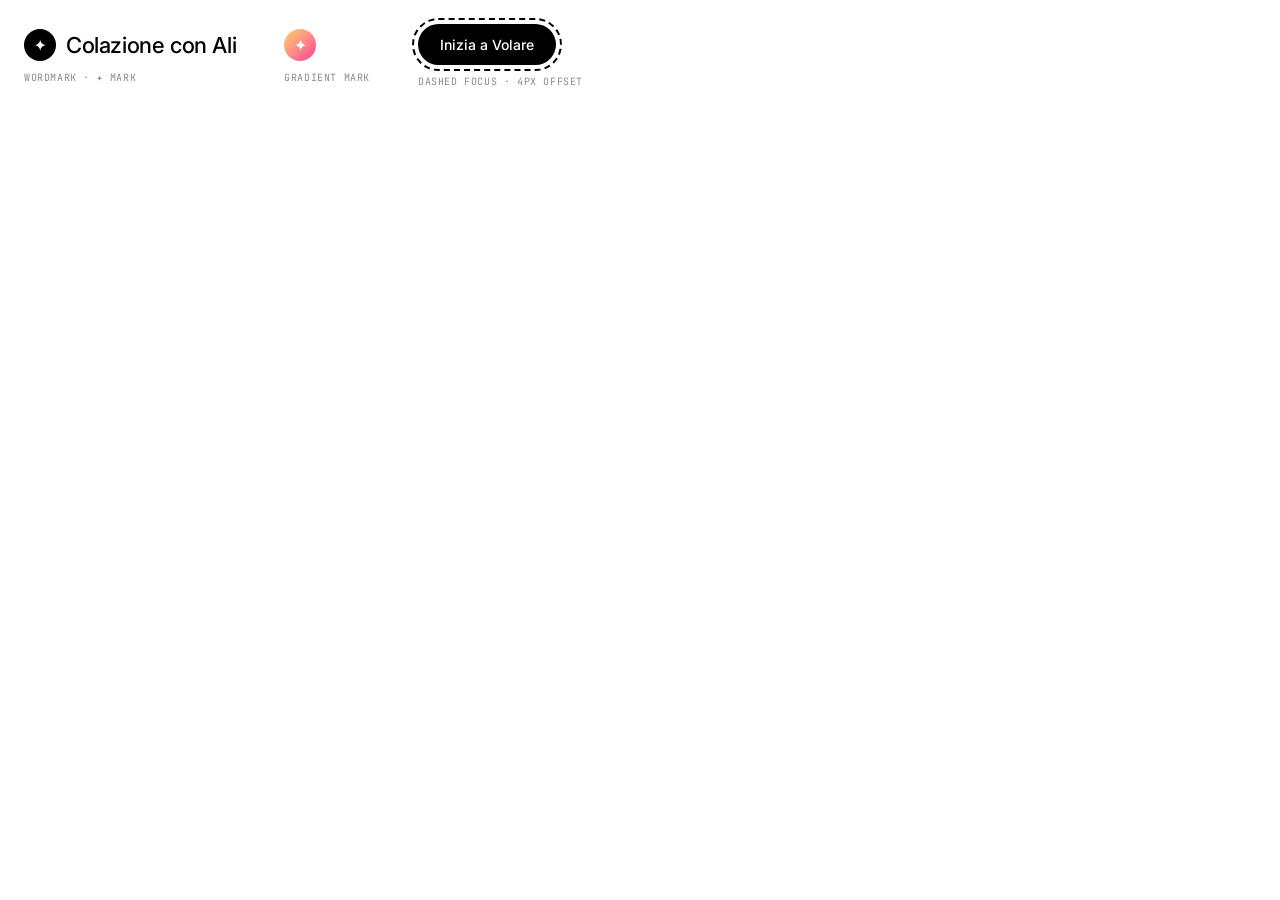
<file: assets/brand.card.html>
<!-- @dsCard group="Brand" viewport="700x160" name="Logo mark & focus" subtitle="✦ wordmark + dashed focus ring" -->
<!DOCTYPE html><html lang="it"><head><meta charset="UTF-8"><link rel="stylesheet" href="../styles.css">
<style>body{margin:0;font-family:var(--font-sans);background:var(--white);padding:24px;display:flex;gap:48px;align-items:center;flex-wrap:wrap}
.logo{display:flex;align-items:center;gap:10px;font-size:22px;font-variation-settings:'wght' 500;letter-spacing:-0.4px}
.mark{width:32px;height:32px;border-radius:50%;background:var(--black);display:grid;place-items:center;color:var(--white);font-size:16px}
.markw{background:var(--grad-warm)}
.foc{padding:12px 22px;border-radius:50px;background:var(--black);color:#fff;font-size:14px;font-variation-settings:'wght' 500;outline:dashed 2px var(--black);outline-offset:4px;display:inline-block}
.cap{font-family:var(--font-mono);font-size:10px;color:var(--grey-40);text-transform:uppercase;letter-spacing:0.6px;margin-top:10px}</style></head>
<body>
<div><div class="logo"><span class="mark">✦</span><span>Colazione con Ali</span></div><div class="cap">Wordmark · ✦ mark</div></div>
<div><div class="logo"><span class="mark markw">✦</span></div><div class="cap">Gradient mark</div></div>
<div><span class="foc">Inizia a Volare</span><div class="cap">Dashed focus · 4px offset</div></div>
</body></html>
</file>
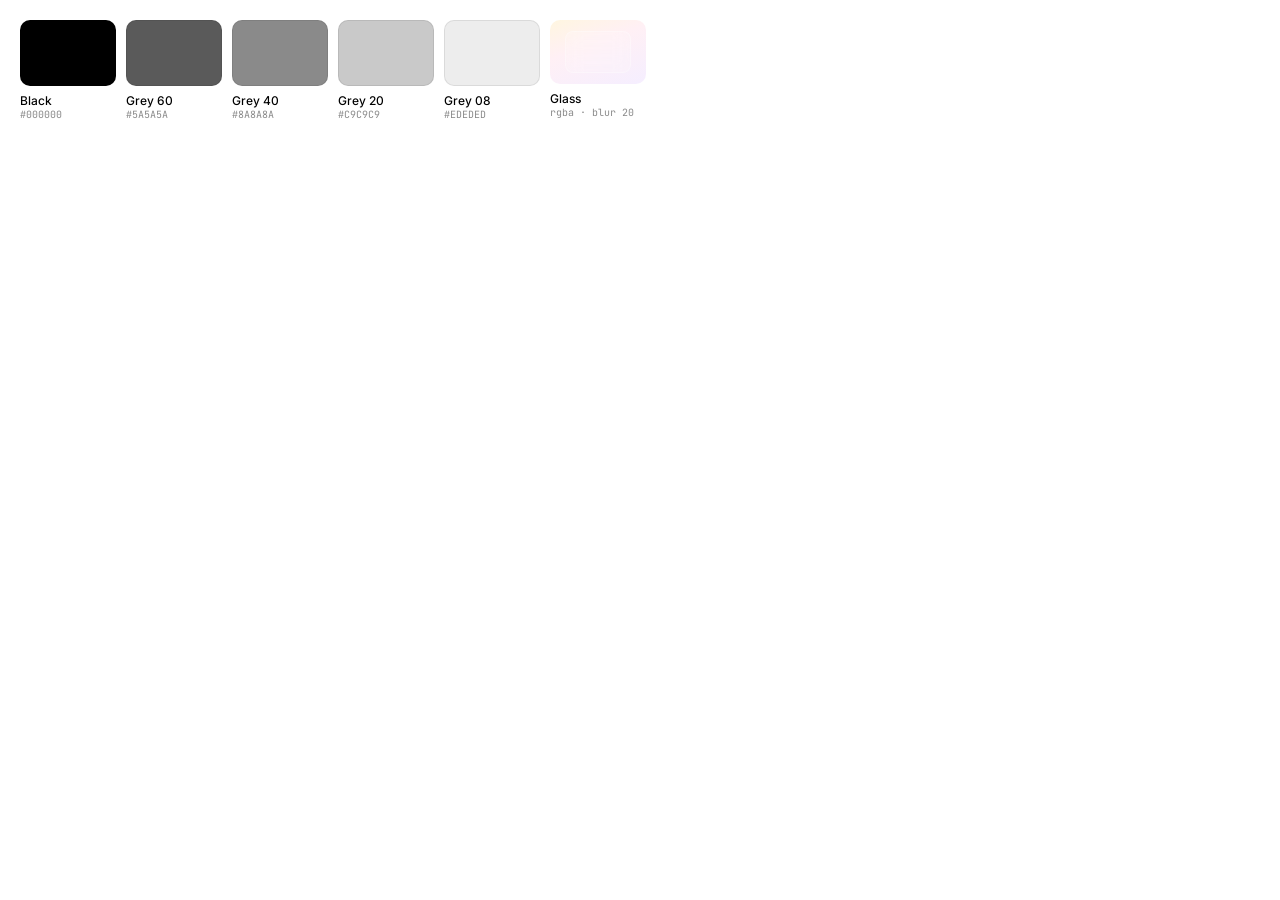
<file: tokens/chrome.card.html>
<!-- @dsCard group="Colors" viewport="700x150" name="Chrome & glass" subtitle="Black/white chrome + glass-morphism" -->
<!DOCTYPE html><html lang="it"><head><meta charset="UTF-8"><link rel="stylesheet" href="../styles.css">
<style>body{margin:0;font-family:var(--font-sans);background:var(--white);padding:20px}
.row{display:flex;gap:10px;align-items:flex-start;flex-wrap:wrap}
.sw{width:96px}
.chip{height:64px;border-radius:10px;border:1px solid rgba(0,0,0,0.08)}
.nm{font-size:12px;font-variation-settings:'wght' 480;margin-top:7px}
.hx{font-family:var(--font-mono);font-size:10px;color:var(--grey-40)}
.glass{height:64px;border-radius:10px;background:var(--grad-sunrise);display:grid;place-items:center}
.glass span{width:64px;height:40px;border-radius:8px;background:var(--glass-light);border:1px solid var(--glass-border);backdrop-filter:blur(8px)}</style></head>
<body><div class="row">
<div class="sw"><div class="chip" style="background:var(--black)"></div><div class="nm">Black</div><div class="hx">#000000</div></div>
<div class="sw"><div class="chip" style="background:var(--grey-60)"></div><div class="nm">Grey 60</div><div class="hx">#5A5A5A</div></div>
<div class="sw"><div class="chip" style="background:var(--grey-40)"></div><div class="nm">Grey 40</div><div class="hx">#8A8A8A</div></div>
<div class="sw"><div class="chip" style="background:var(--grey-20)"></div><div class="nm">Grey 20</div><div class="hx">#C9C9C9</div></div>
<div class="sw"><div class="chip" style="background:var(--grey-08)"></div><div class="nm">Grey 08</div><div class="hx">#EDEDED</div></div>
<div class="sw"><div class="glass"><span></span></div><div class="nm">Glass</div><div class="hx">rgba · blur 20</div></div>
</div></body></html>
</file>
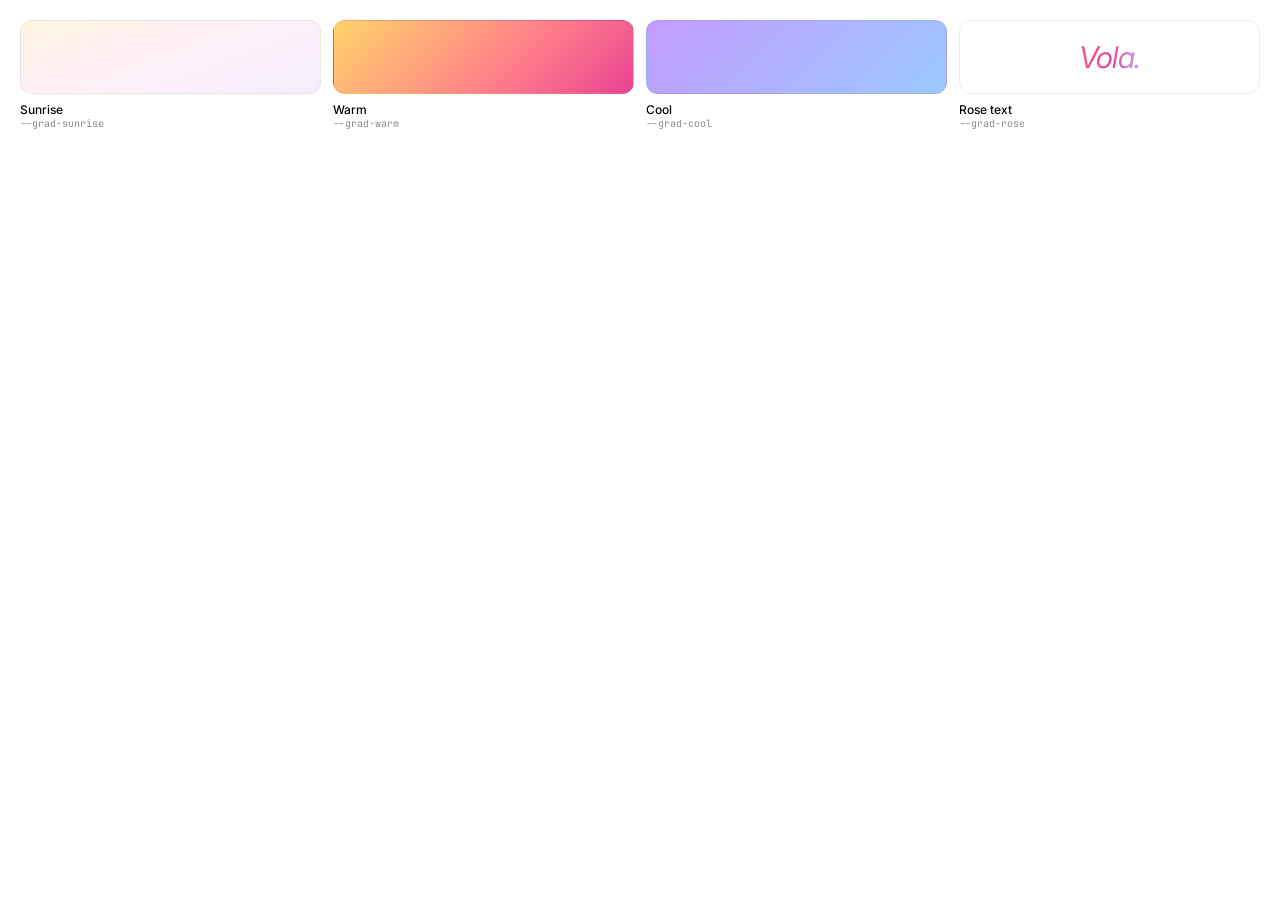
<file: tokens/gradients.card.html>
<!-- @dsCard group="Colors" viewport="700x150" name="Signature gradients" subtitle="Sunrise, warm, cool & rose-text gradients" -->
<!DOCTYPE html><html lang="it"><head><meta charset="UTF-8"><link rel="stylesheet" href="../styles.css">
<style>body{margin:0;font-family:var(--font-sans);background:var(--white);padding:20px}
.row{display:flex;gap:12px;flex-wrap:wrap}
.g{flex:1;min-width:150px}
.chip{height:72px;border-radius:12px;border:1px solid rgba(0,0,0,0.06)}
.nm{font-size:12px;font-variation-settings:'wght' 480;margin-top:8px}
.tok{font-family:var(--font-mono);font-size:10px;color:var(--grey-40)}
.rose{background:var(--grad-rose);-webkit-background-clip:text;background-clip:text;-webkit-text-fill-color:transparent;font-size:30px;font-style:italic;font-variation-settings:'wght' 380;letter-spacing:-0.6px}</style></head>
<body><div class="row">
<div class="g"><div class="chip" style="background:var(--grad-sunrise)"></div><div class="nm">Sunrise</div><div class="tok">--grad-sunrise</div></div>
<div class="g"><div class="chip" style="background:var(--grad-warm)"></div><div class="nm">Warm</div><div class="tok">--grad-warm</div></div>
<div class="g"><div class="chip" style="background:var(--grad-cool)"></div><div class="nm">Cool</div><div class="tok">--grad-cool</div></div>
<div class="g"><div class="chip" style="display:grid;place-items:center;background:#fff;border:1px solid var(--grey-08)"><span class="rose">Vola.</span></div><div class="nm">Rose text</div><div class="tok">--grad-rose</div></div>
</div></body></html>
</file>
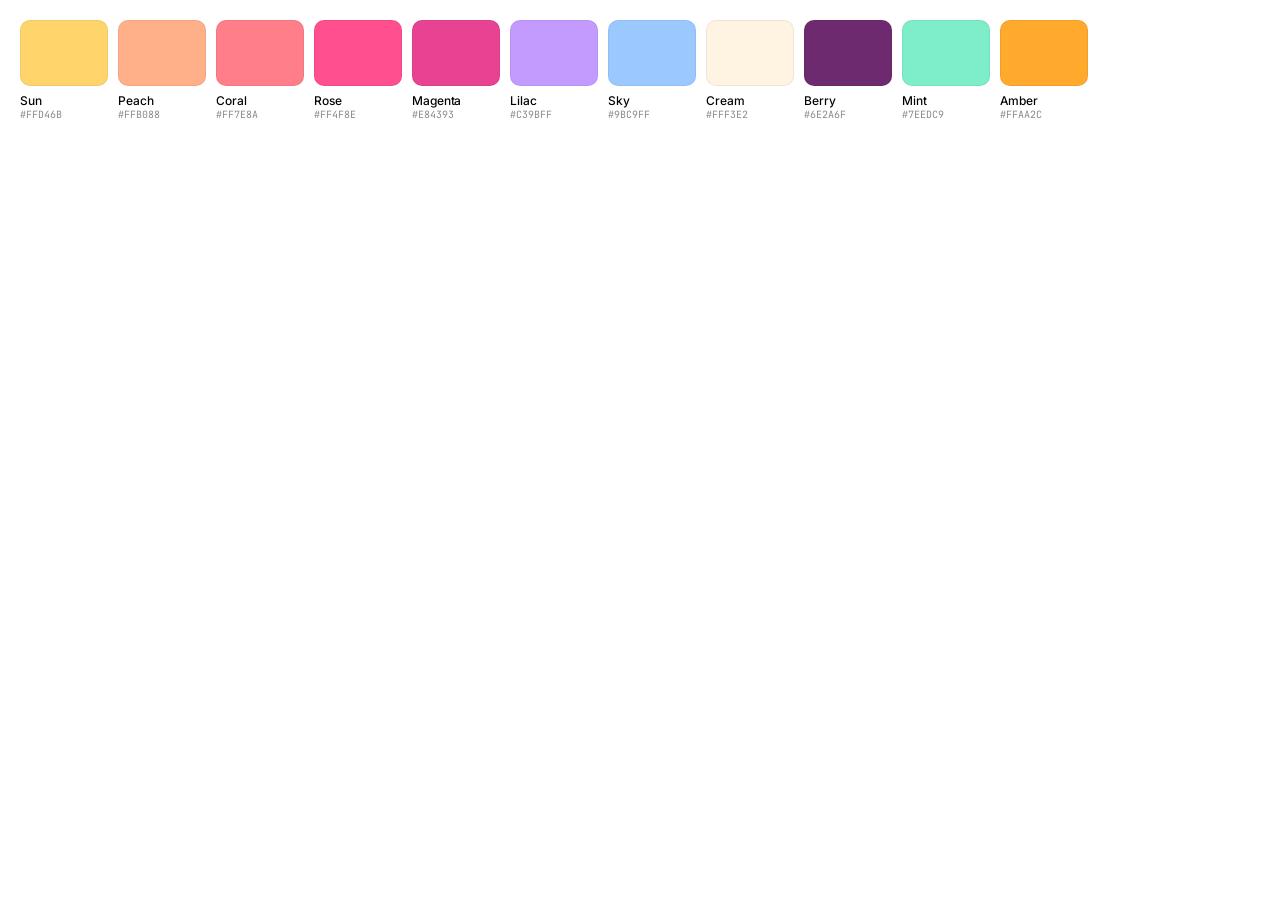
<file: tokens/palette.card.html>
<!-- @dsCard group="Colors" viewport="700x150" name="Sunrise palette" subtitle="Warm dawn tones — the brand's heart" -->
<!DOCTYPE html><html lang="it"><head><meta charset="UTF-8"><link rel="stylesheet" href="../styles.css">
<style>body{margin:0;font-family:var(--font-sans);background:var(--white);padding:20px}
.row{display:flex;gap:10px;flex-wrap:wrap}
.sw{width:88px}
.chip{height:64px;border-radius:10px;border:1px solid rgba(0,0,0,0.06)}
.nm{font-size:12px;font-variation-settings:'wght' 480;margin-top:7px;letter-spacing:-0.1px}
.hx{font-family:var(--font-mono);font-size:10px;color:var(--grey-40);text-transform:uppercase}</style></head>
<body><div class="row">
<div class="sw"><div class="chip" style="background:var(--sun)"></div><div class="nm">Sun</div><div class="hx">#FFD46B</div></div>
<div class="sw"><div class="chip" style="background:var(--peach)"></div><div class="nm">Peach</div><div class="hx">#FFB088</div></div>
<div class="sw"><div class="chip" style="background:var(--coral)"></div><div class="nm">Coral</div><div class="hx">#FF7E8A</div></div>
<div class="sw"><div class="chip" style="background:var(--rose)"></div><div class="nm">Rose</div><div class="hx">#FF4F8E</div></div>
<div class="sw"><div class="chip" style="background:var(--magenta)"></div><div class="nm">Magenta</div><div class="hx">#E84393</div></div>
<div class="sw"><div class="chip" style="background:var(--lilac)"></div><div class="nm">Lilac</div><div class="hx">#C39BFF</div></div>
<div class="sw"><div class="chip" style="background:var(--sky)"></div><div class="nm">Sky</div><div class="hx">#9BC9FF</div></div>
<div class="sw"><div class="chip" style="background:var(--cream)"></div><div class="nm">Cream</div><div class="hx">#FFF3E2</div></div>
<div class="sw"><div class="chip" style="background:var(--berry)"></div><div class="nm">Berry</div><div class="hx">#6E2A6F</div></div>
<div class="sw"><div class="chip" style="background:var(--mint)"></div><div class="nm">Mint</div><div class="hx">#7EEDC9</div></div>
<div class="sw"><div class="chip" style="background:var(--amber)"></div><div class="nm">Amber</div><div class="hx">#FFAA2C</div></div>
</div></body></html>
</file>
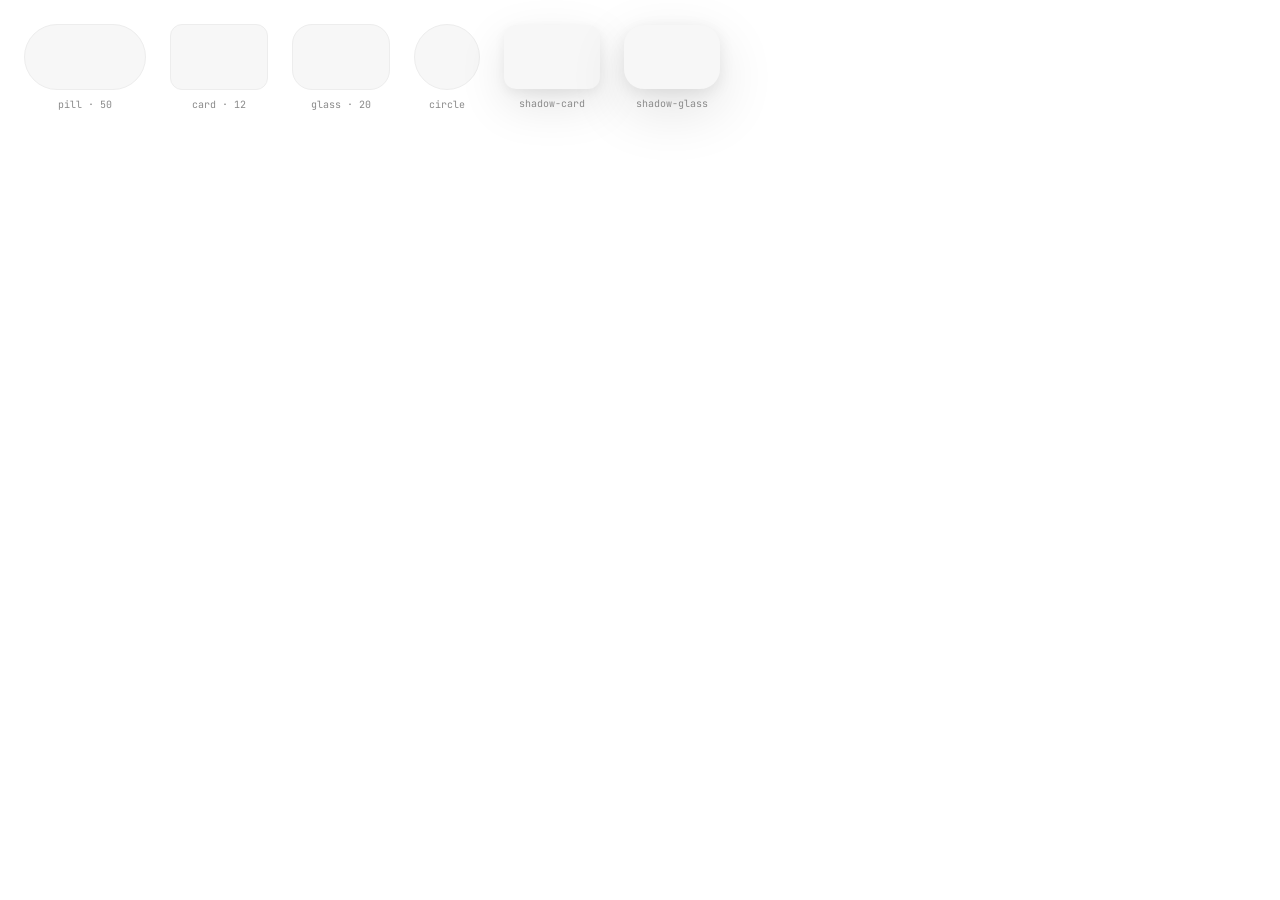
<file: tokens/radii.card.html>
<!-- @dsCard group="Spacing" viewport="700x180" name="Radii & shadows" subtitle="Pill 50 · card 12 · glass 20 + soft elevation" -->
<!DOCTYPE html><html lang="it"><head><meta charset="UTF-8"><link rel="stylesheet" href="../styles.css">
<style>body{margin:0;font-family:var(--font-sans);background:var(--white);padding:24px}
.row{display:flex;gap:24px;align-items:center;flex-wrap:wrap}
.box{width:96px;height:64px;background:var(--grey-04);border:1px solid var(--grey-08)}
.lab{font-family:var(--font-mono);font-size:10px;color:var(--grey-40);margin-top:8px;text-align:center}
.sh-card{box-shadow:var(--shadow-card);border:none}
.sh-glass{box-shadow:var(--shadow-glass);border:none}
.pill{width:120px;border-radius:50px}</style></head>
<body><div class="row">
<div><div class="box pill"></div><div class="lab">pill · 50</div></div>
<div><div class="box" style="border-radius:12px"></div><div class="lab">card · 12</div></div>
<div><div class="box" style="border-radius:20px"></div><div class="lab">glass · 20</div></div>
<div><div class="box" style="border-radius:50%;width:64px"></div><div class="lab">circle</div></div>
<div><div class="box sh-card" style="border-radius:12px"></div><div class="lab">shadow-card</div></div>
<div><div class="box sh-glass" style="border-radius:20px"></div><div class="lab">shadow-glass</div></div>
</div></body></html>
</file>
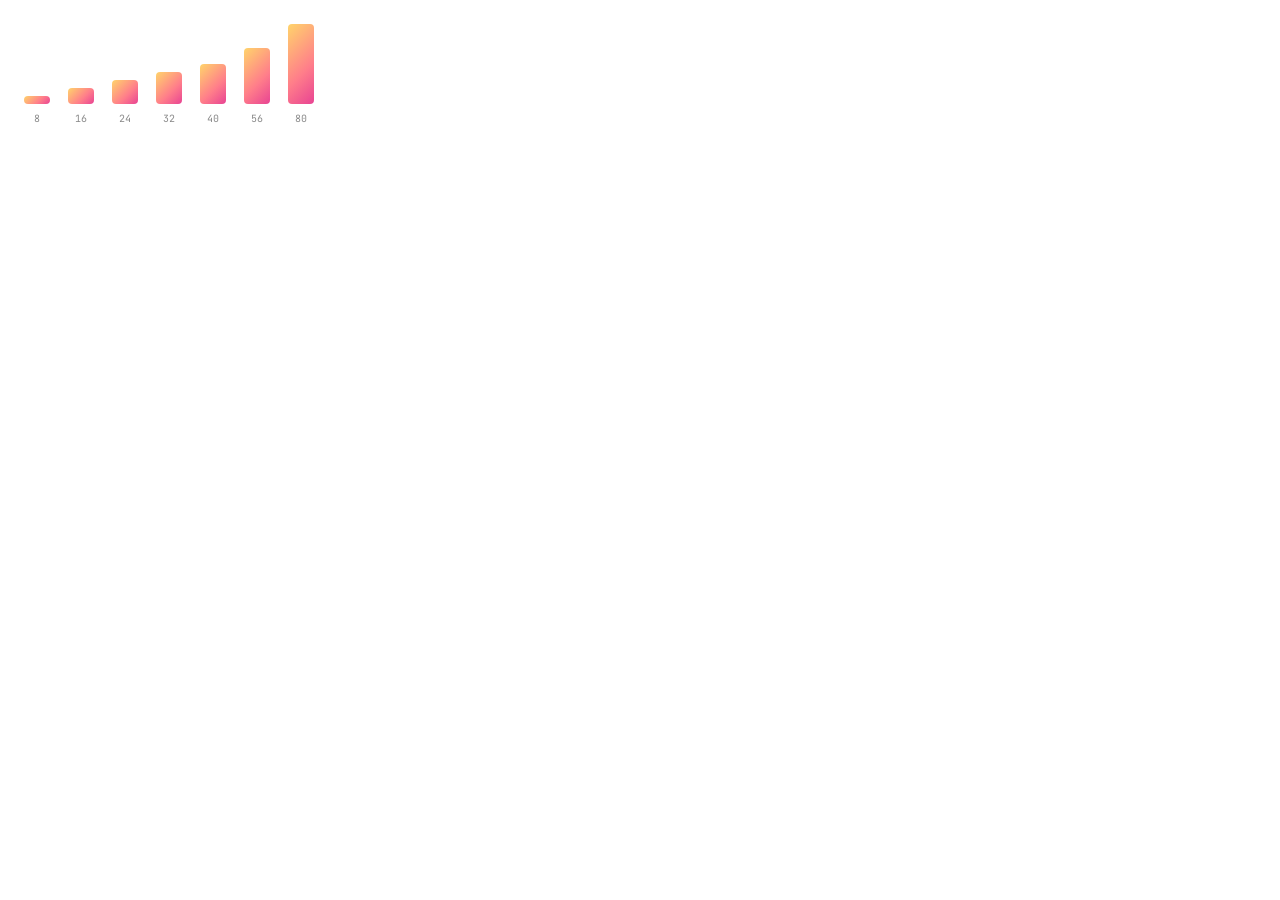
<file: tokens/spacing.card.html>
<!-- @dsCard group="Spacing" viewport="700x150" name="Spacing scale" subtitle="8px base rhythm" -->
<!DOCTYPE html><html lang="it"><head><meta charset="UTF-8"><link rel="stylesheet" href="../styles.css">
<style>body{margin:0;font-family:var(--font-sans);background:var(--white);padding:24px}
.row{display:flex;gap:18px;align-items:flex-end}
.u{text-align:center}
.bar{background:var(--grad-warm);border-radius:4px;width:26px}
.v{font-family:var(--font-mono);font-size:10px;color:var(--grey-40);margin-top:8px}</style></head>
<body><div class="row">
<div class="u"><div class="bar" style="height:8px"></div><div class="v">8</div></div>
<div class="u"><div class="bar" style="height:16px"></div><div class="v">16</div></div>
<div class="u"><div class="bar" style="height:24px"></div><div class="v">24</div></div>
<div class="u"><div class="bar" style="height:32px"></div><div class="v">32</div></div>
<div class="u"><div class="bar" style="height:40px"></div><div class="v">40</div></div>
<div class="u"><div class="bar" style="height:56px"></div><div class="v">56</div></div>
<div class="u"><div class="bar" style="height:80px"></div><div class="v">80</div></div>
</div></body></html>
</file>
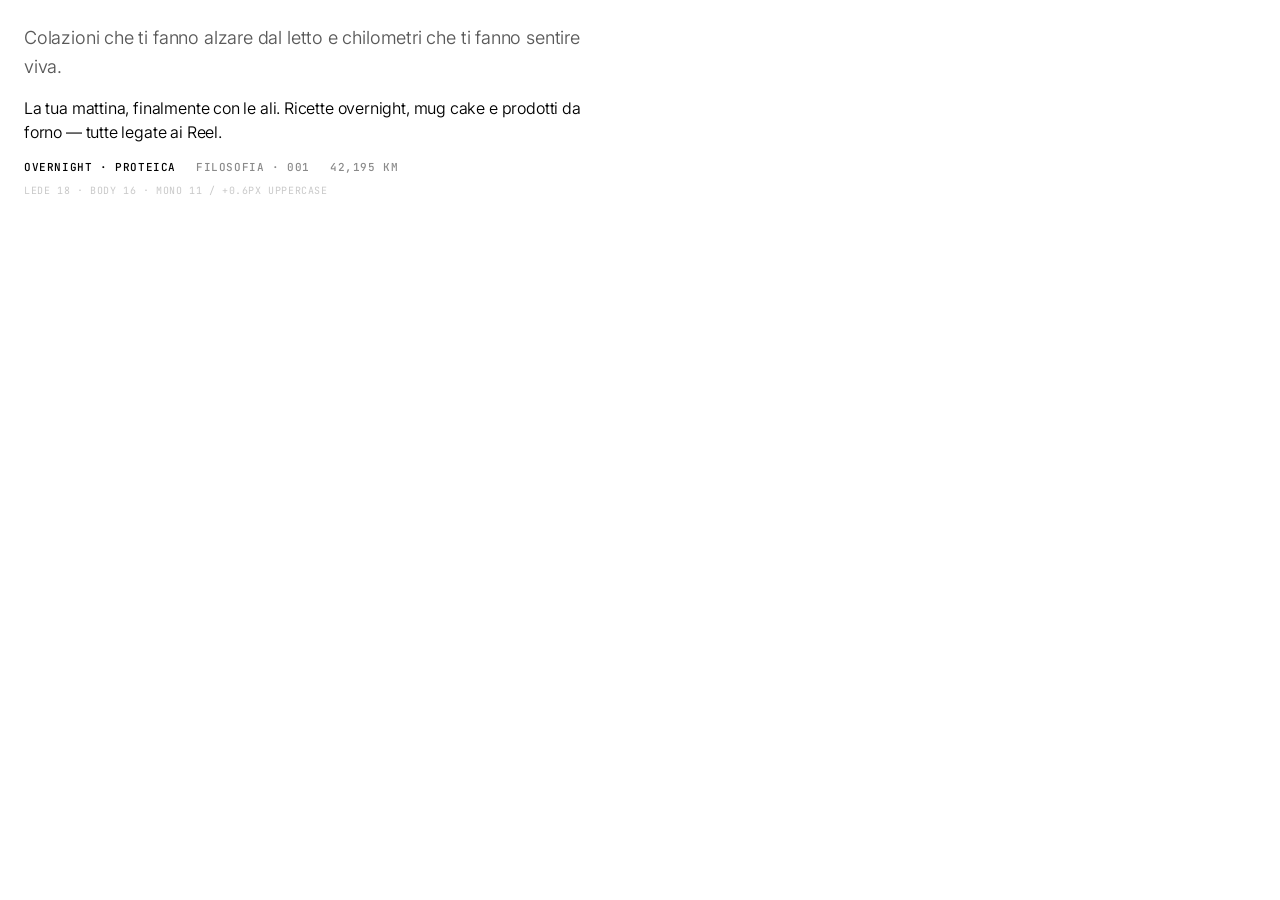
<file: tokens/type-body.card.html>
<!-- @dsCard group="Type" viewport="700x170" name="Body, lede & mono" subtitle="Reading text + JetBrains Mono labels" -->
<!DOCTYPE html><html lang="it"><head><meta charset="UTF-8"><link rel="stylesheet" href="../styles.css">
<style>body{margin:0;font-family:var(--font-sans);background:var(--white);padding:24px;color:var(--black)}
.lede{font-size:18px;font-variation-settings:'wght' 340;letter-spacing:-0.18px;color:var(--grey-60);line-height:1.6;margin:0;max-width:560px}
.body{font-size:16px;font-variation-settings:'wght' 340;letter-spacing:-0.18px;line-height:1.5;margin:14px 0 0;max-width:560px}
.mono{font-family:var(--font-mono);font-size:11px;font-weight:500;text-transform:uppercase;letter-spacing:0.6px;margin-top:16px;display:flex;gap:20px;color:var(--grey-40)}
.mono b{color:var(--black);font-weight:500}
.t{font-family:var(--font-mono);font-size:10px;color:var(--grey-20);text-transform:uppercase;letter-spacing:0.6px;margin-top:10px}</style></head>
<body>
<p class="lede">Colazioni che ti fanno alzare dal letto e chilometri che ti fanno sentire viva.</p>
<p class="body">La tua mattina, finalmente con le ali. Ricette overnight, mug cake e prodotti da forno — tutte legate ai Reel.</p>
<div class="mono"><span><b>OVERNIGHT · PROTEICA</b></span><span>FILOSOFIA · 001</span><span>42,195 KM</span></div>
<div class="t">Lede 18 · Body 16 · Mono 11 / +0.6px UPPERCASE</div>
</body></html>
</file>
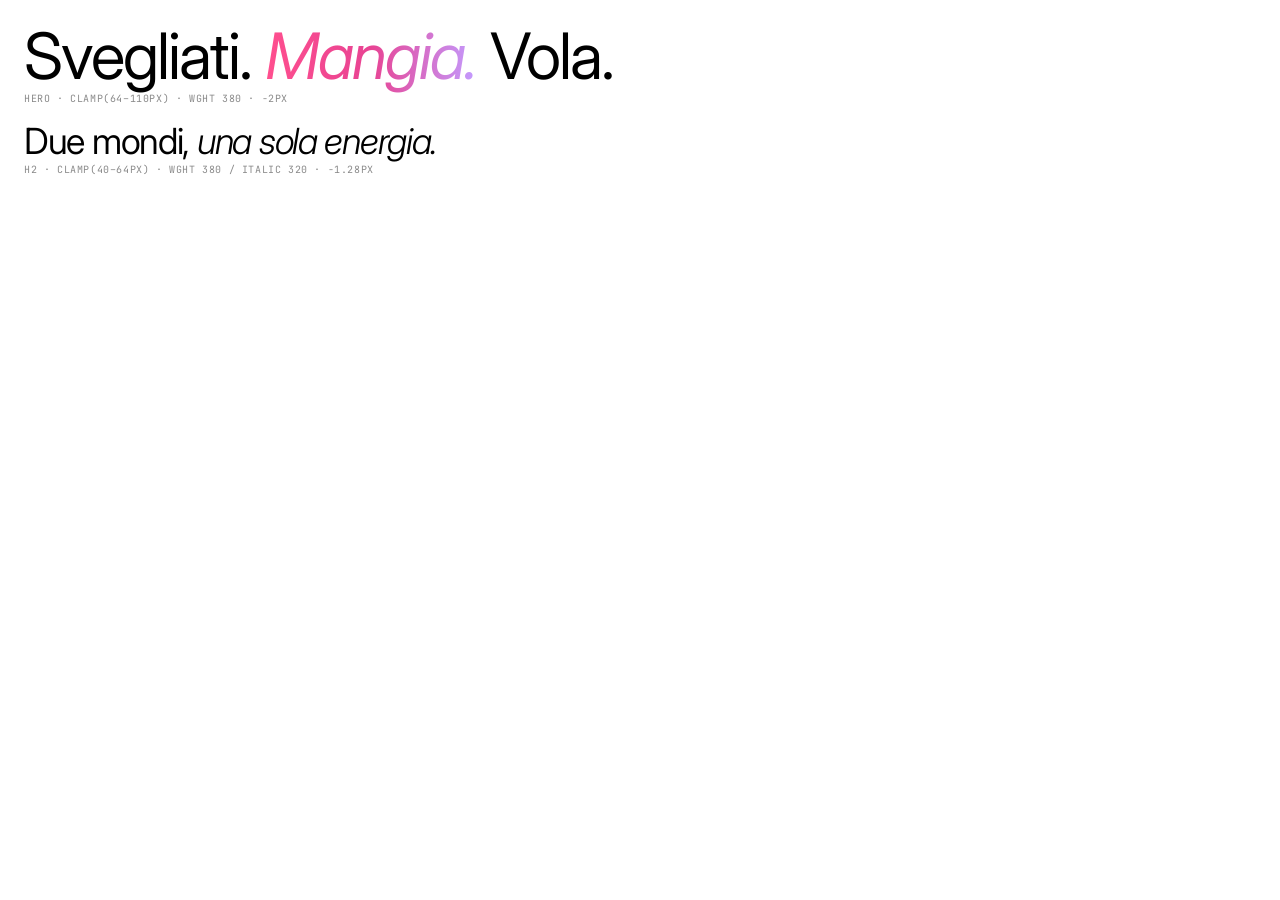
<file: tokens/type-display.card.html>
<!-- @dsCard group="Type" viewport="700x180" name="Display & headings" subtitle="Inter Variable, negative tracking, italic accents" -->
<!DOCTYPE html><html lang="it"><head><meta charset="UTF-8"><link rel="stylesheet" href="../styles.css">
<style>body{margin:0;font-family:var(--font-sans);background:var(--white);padding:24px;color:var(--black)}
.hero{font-size:64px;font-variation-settings:'wght' 380;letter-spacing:-2px;line-height:1.0;margin:0}
.acc{font-style:italic;background:var(--grad-rose);-webkit-background-clip:text;background-clip:text;-webkit-text-fill-color:transparent}
.h2{font-size:36px;font-variation-settings:'wght' 380;letter-spacing:-1.28px;line-height:1.0;margin:18px 0 0}
.h2 em{font-style:italic;font-variation-settings:'wght' 320}
.t{font-family:var(--font-mono);font-size:10px;color:var(--grey-40);text-transform:uppercase;letter-spacing:0.6px;margin-top:4px}</style></head>
<body>
<h1 class="hero">Svegliati. <span class="acc">Mangia.</span> Vola.</h1>
<div class="t">Hero · clamp(64–110px) · wght 380 · -2px</div>
<h2 class="h2">Due mondi, <em>una sola energia.</em></h2>
<div class="t">H2 · clamp(40–64px) · wght 380 / italic 320 · -1.28px</div>
</body></html>
</file>
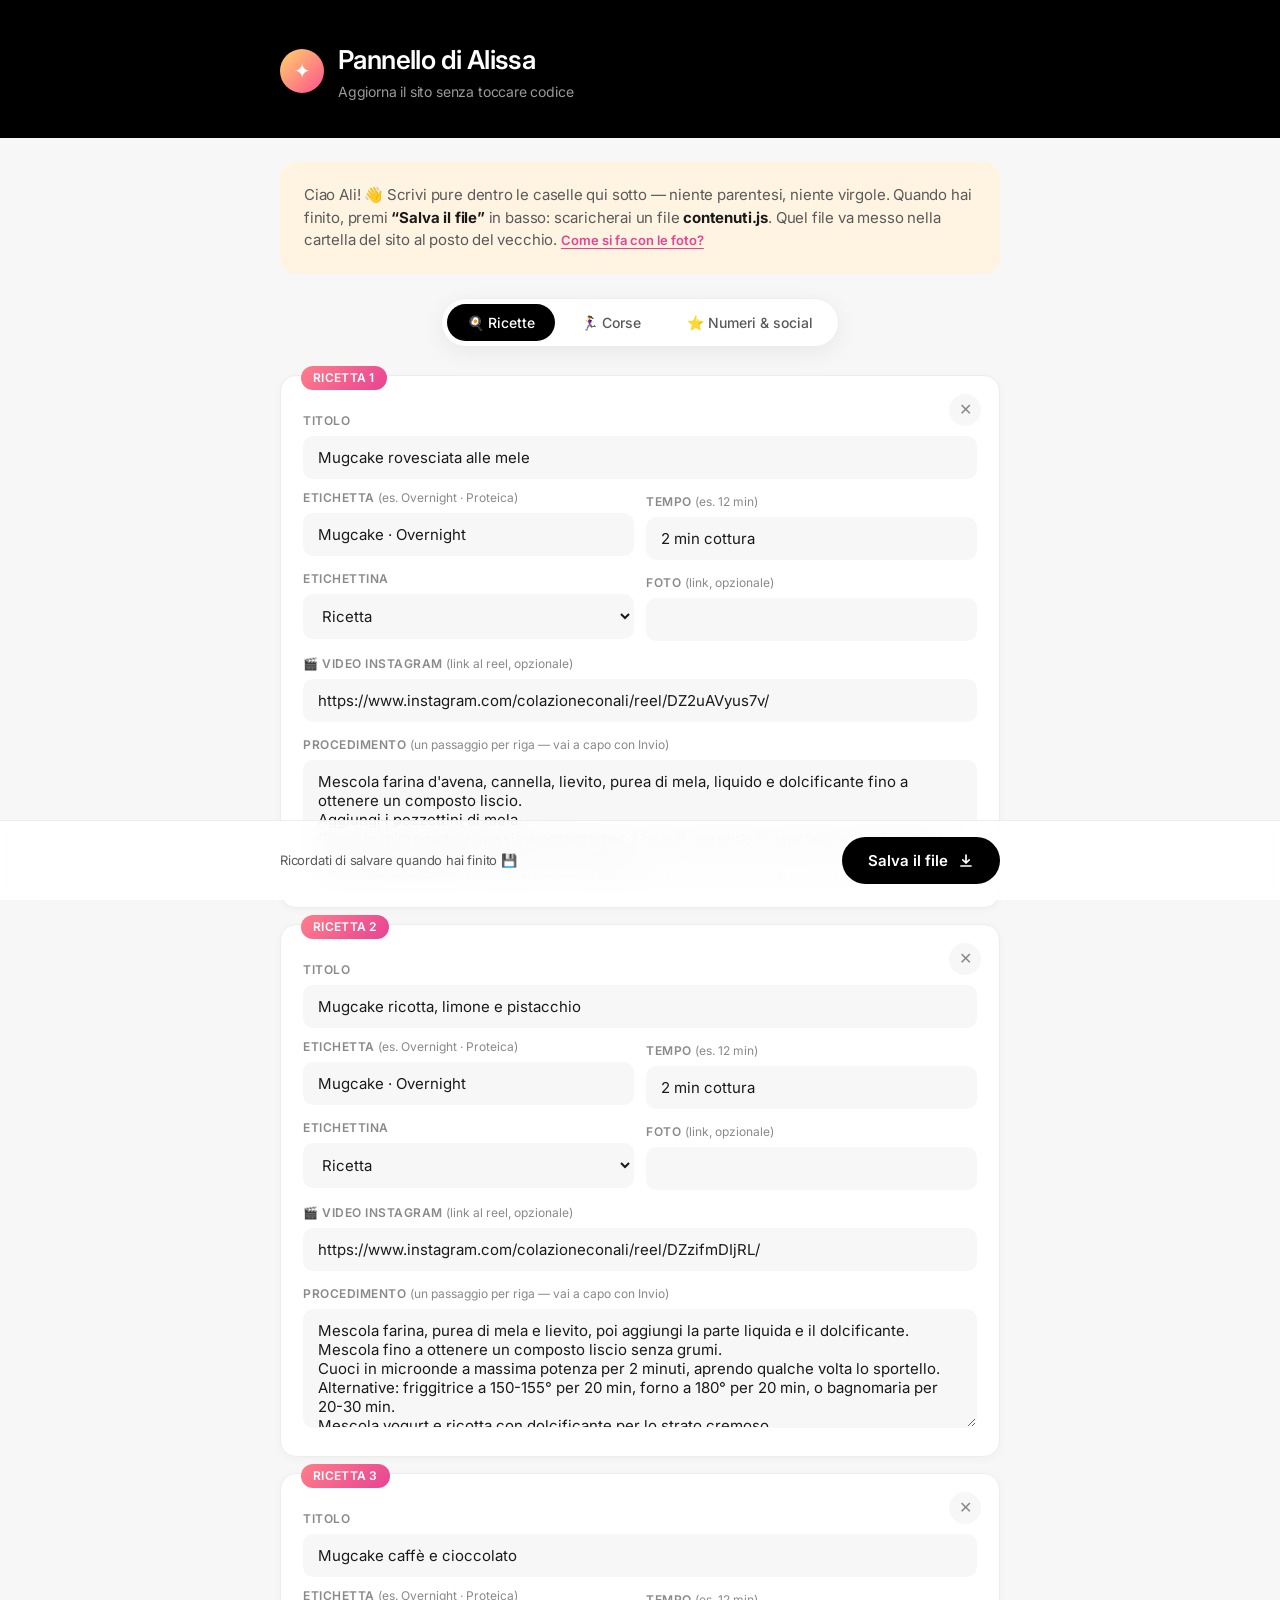
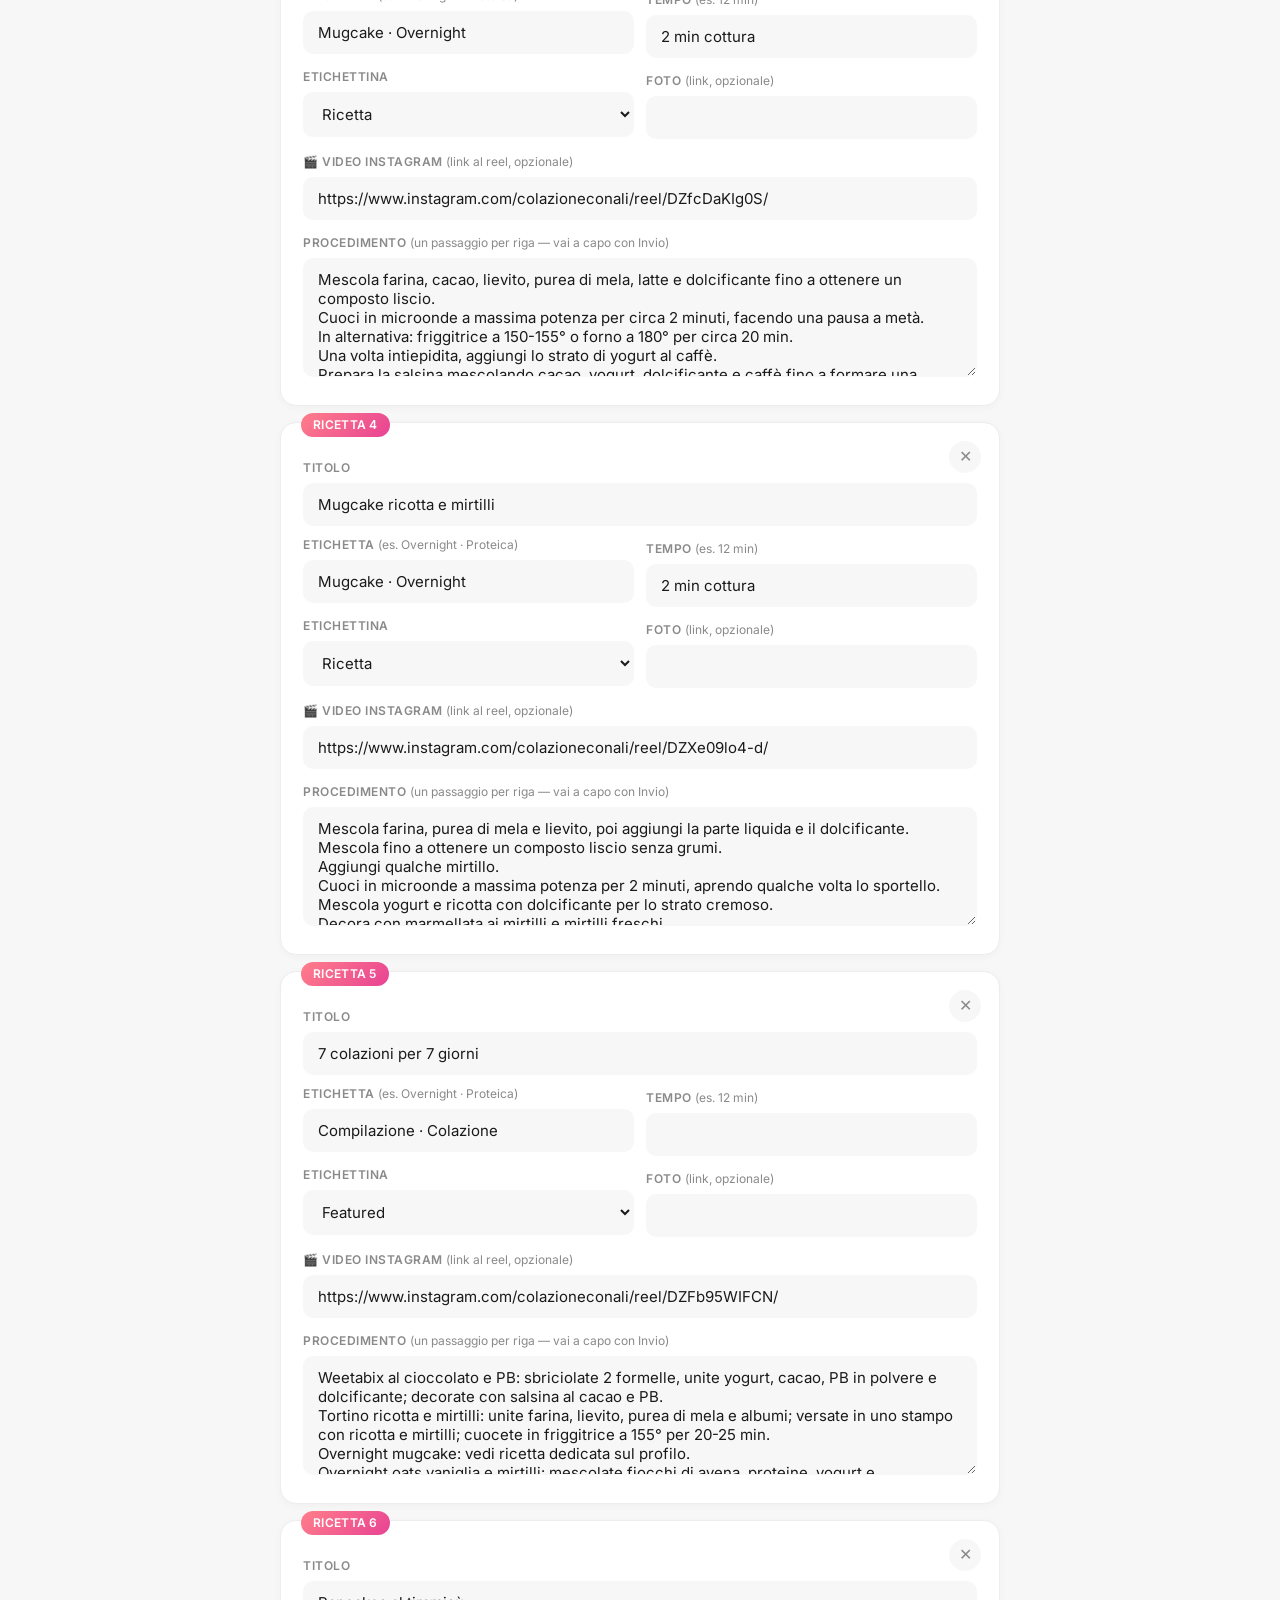
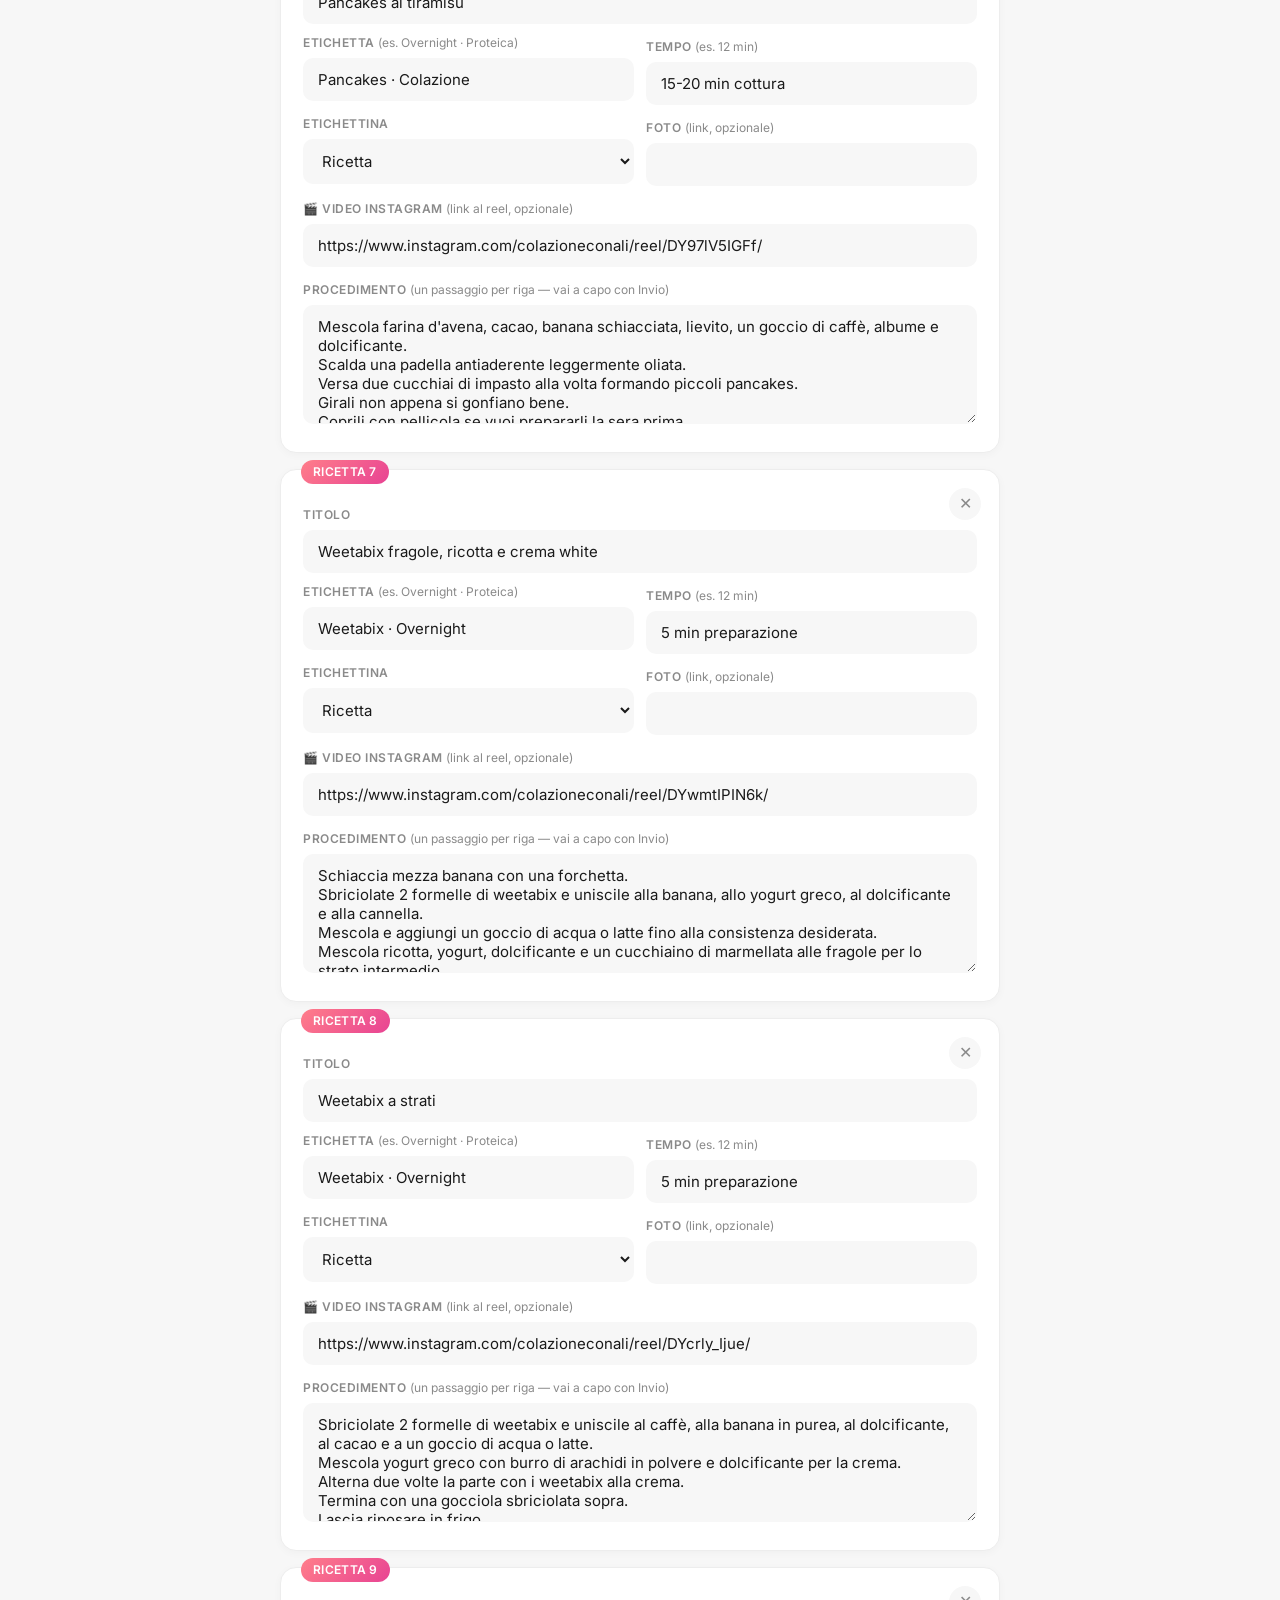
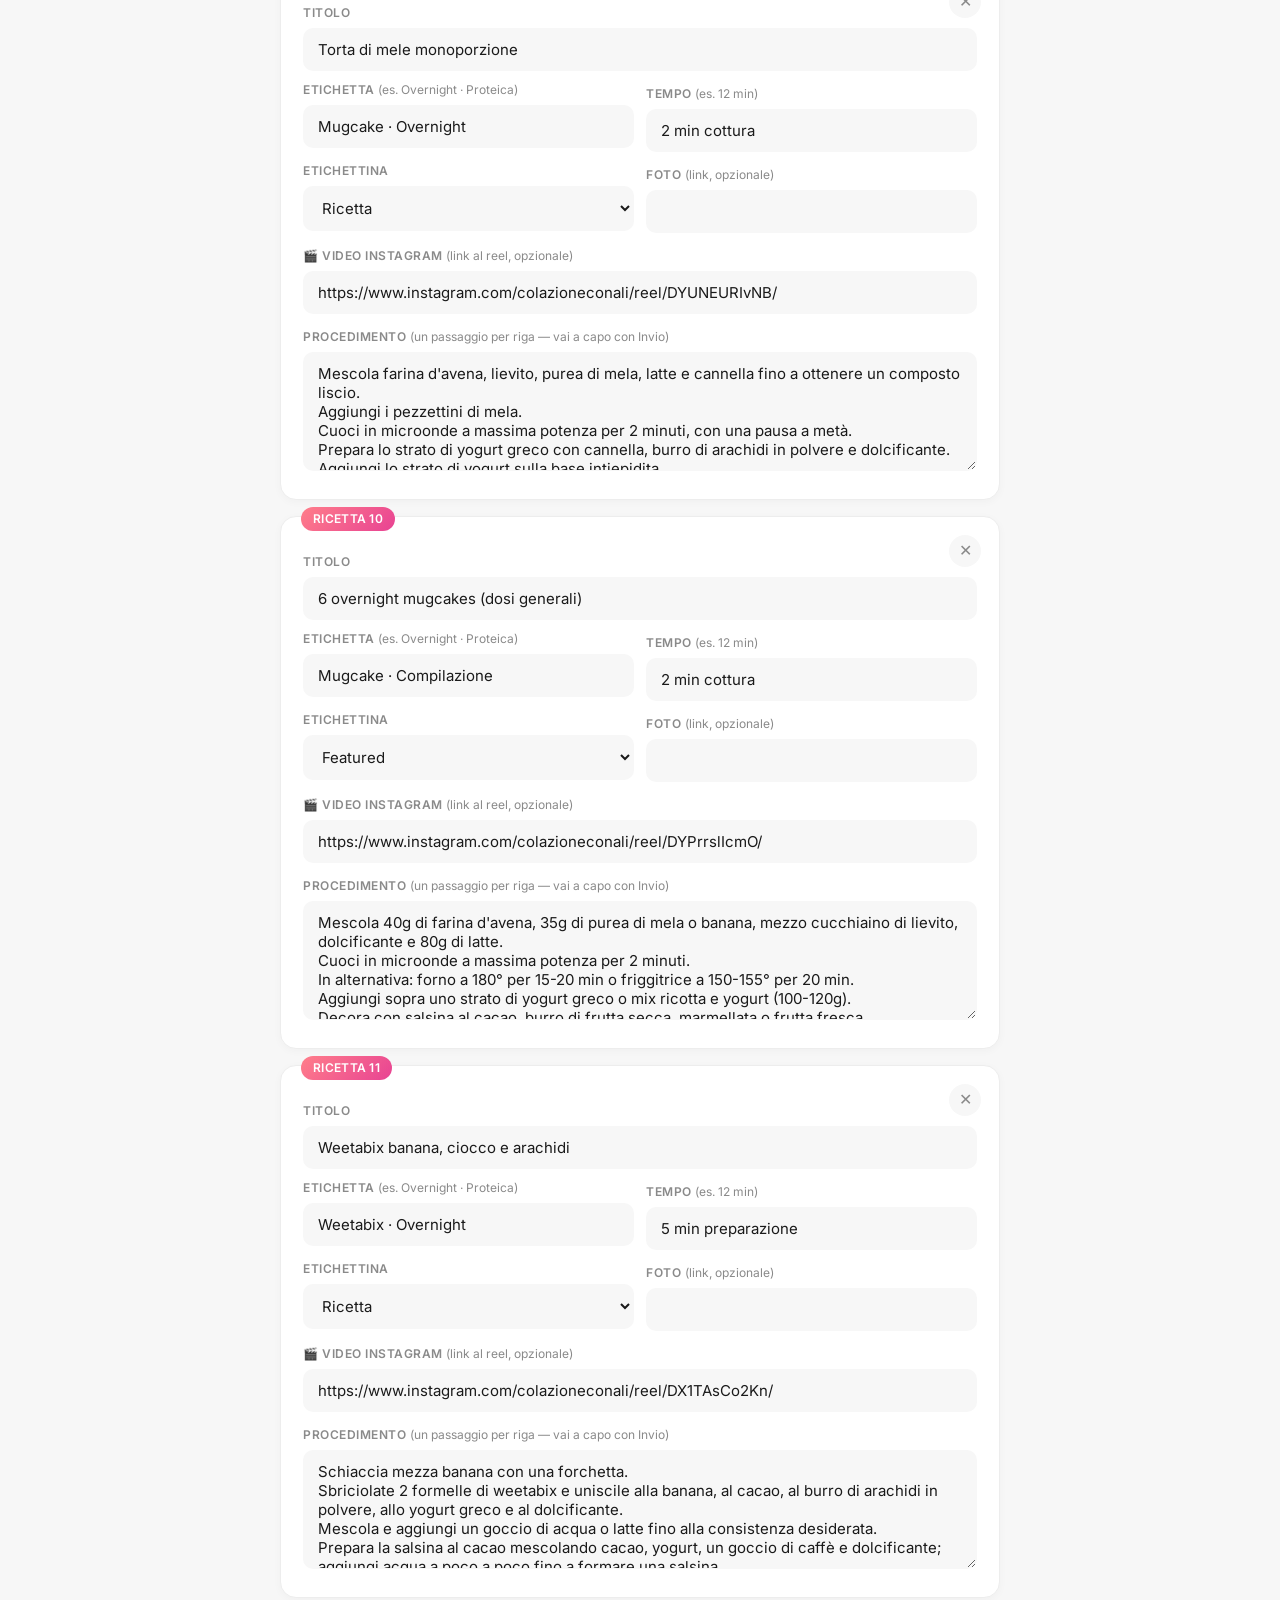
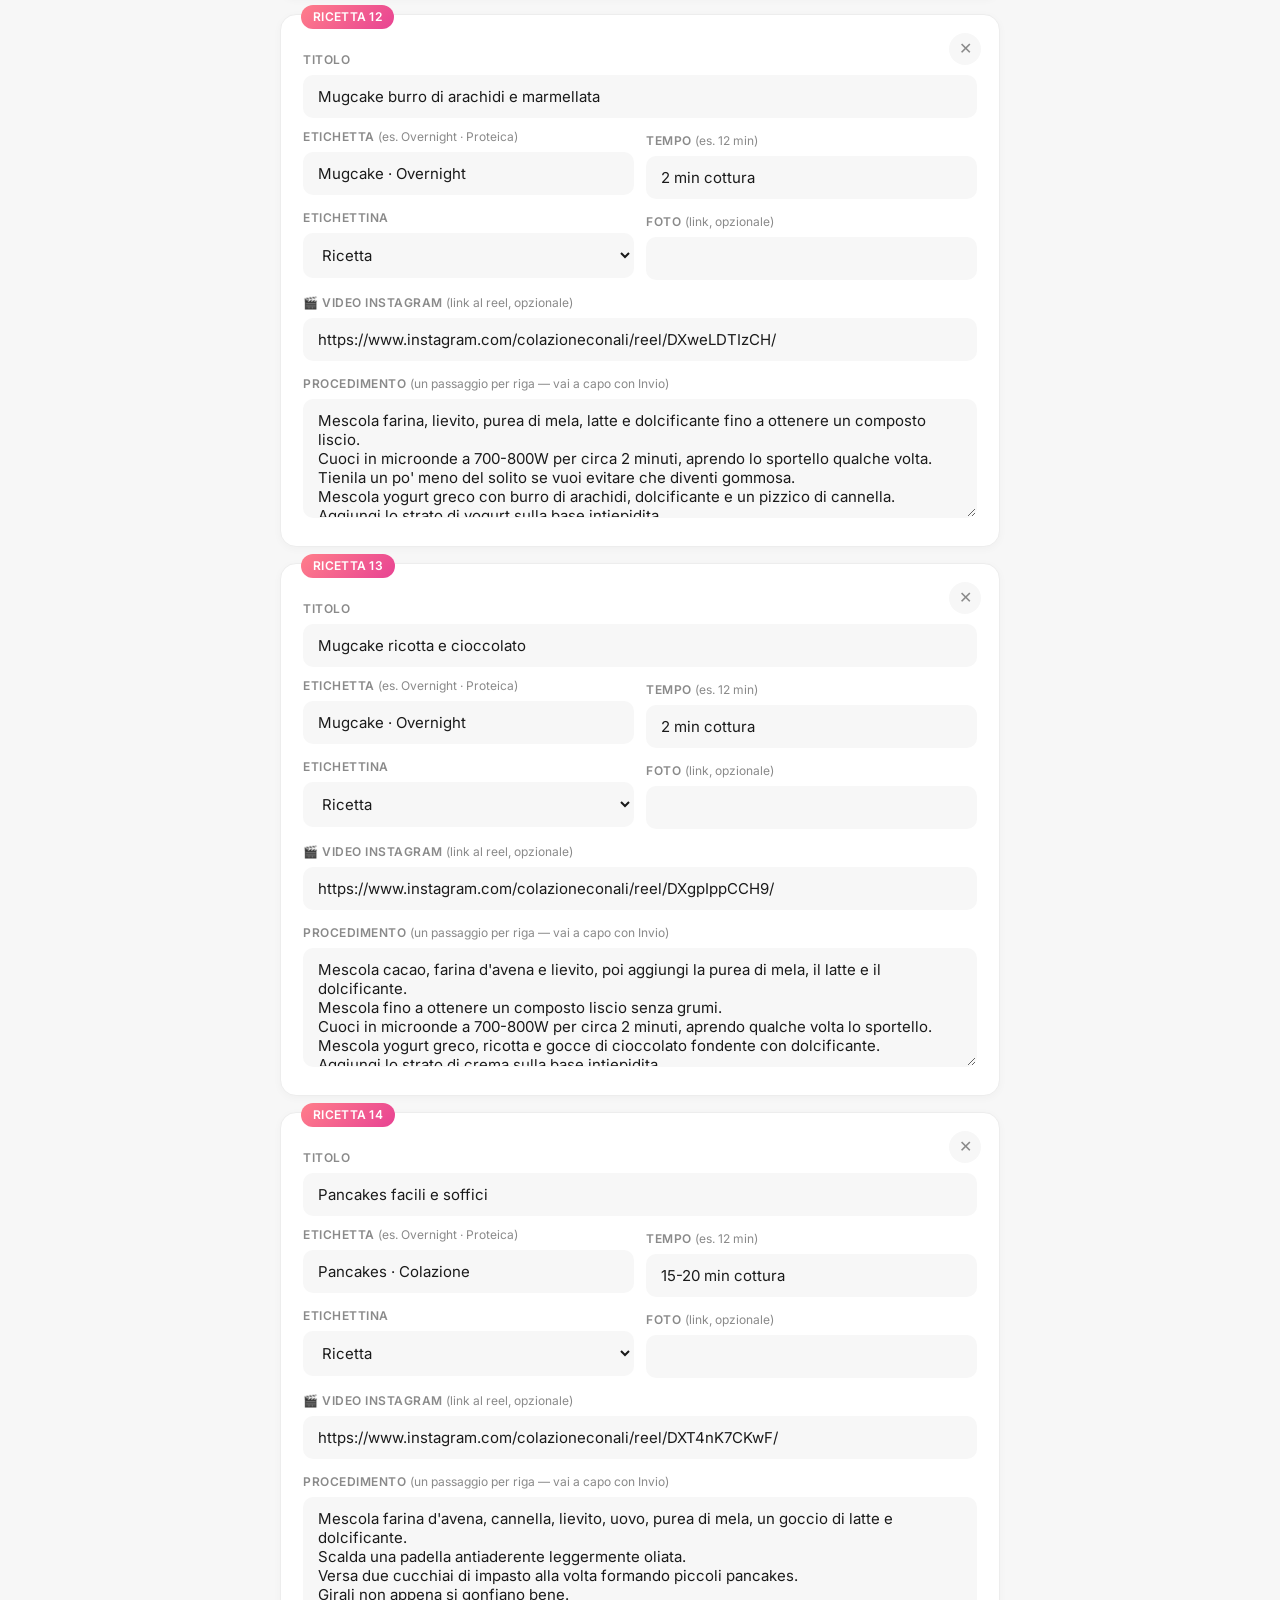
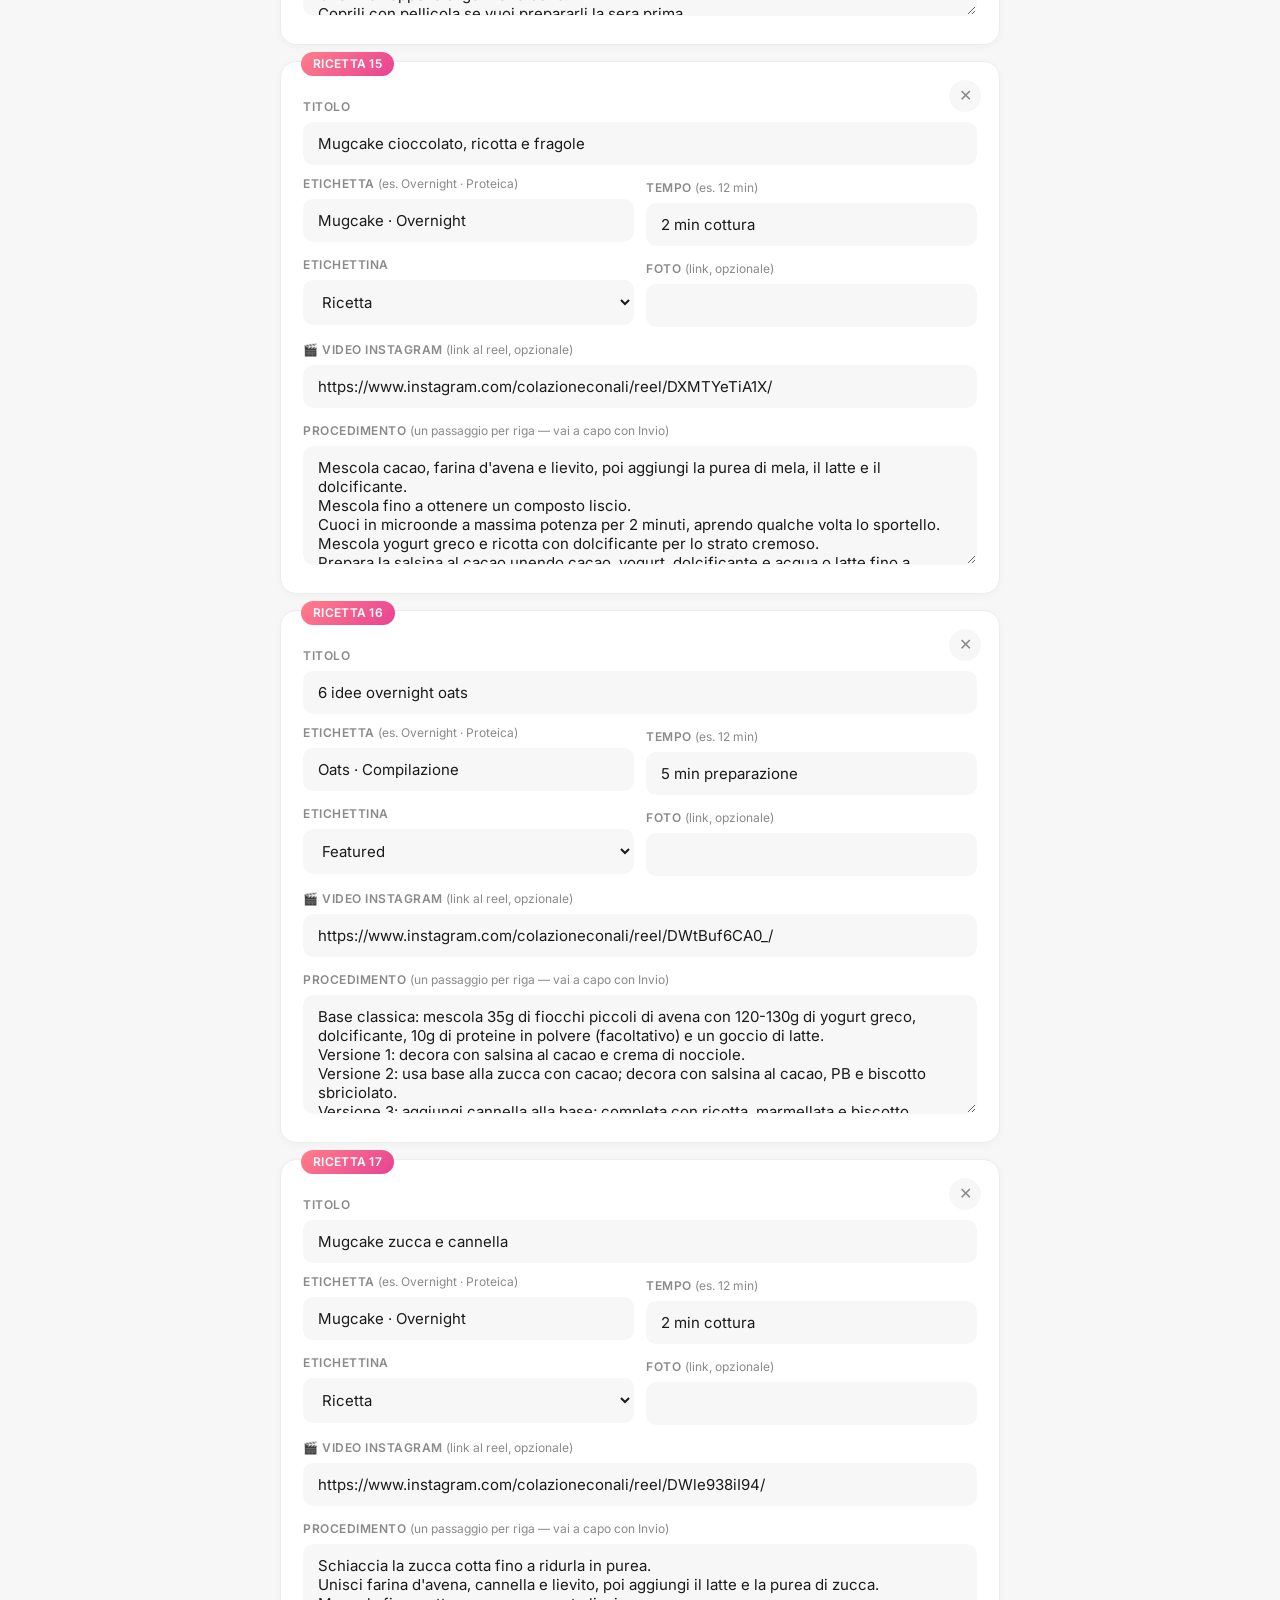
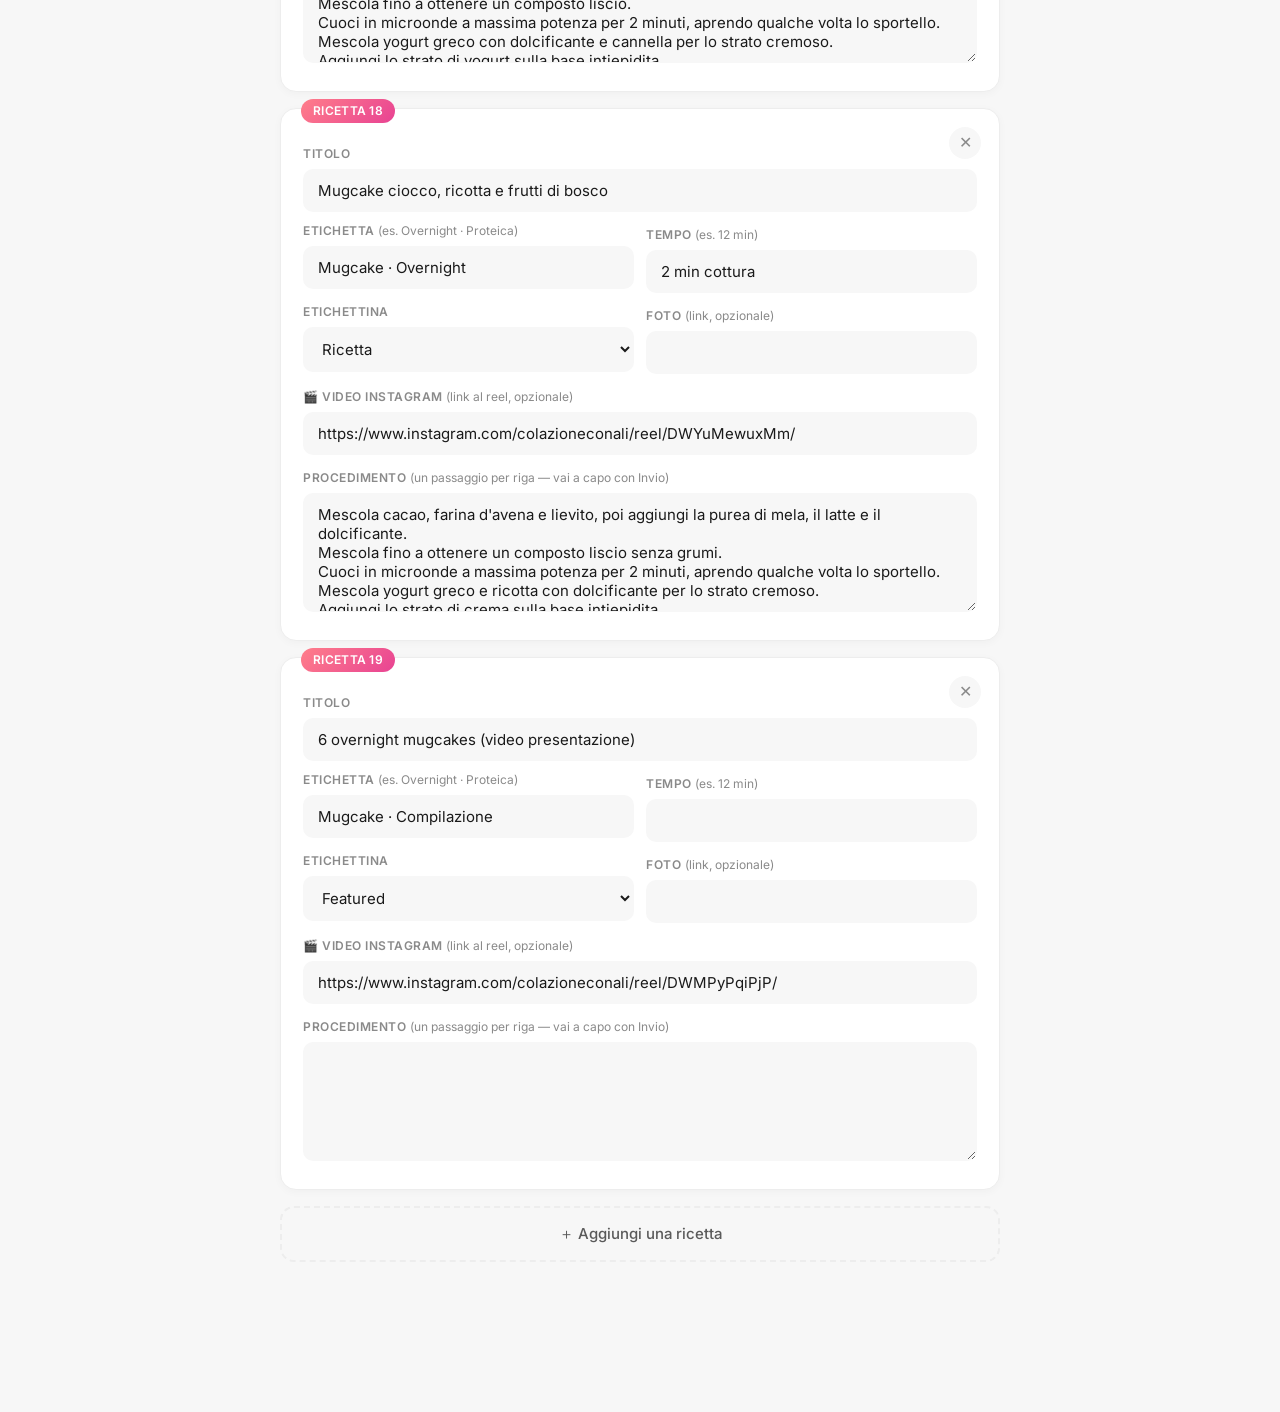
<file: ui_kits/landing/pannello.html>
<!DOCTYPE html>
<html lang="it">
<head>
<meta charset="UTF-8" />
<meta name="viewport" content="width=device-width, initial-scale=1.0" />
<title>Pannello — Colazione con Ali</title>
<link href="https://fonts.googleapis.com/css2?family=Inter:wght@100..900&family=JetBrains+Mono:wght@400;500;600&display=swap" rel="stylesheet">
<style>
  :root{
    --rose:#FF4F8E;--magenta:#E84393;--coral:#FF7E8A;--sun:#FFD46B;--lilac:#C39BFF;
    --ink:#1A1A1A;--grey60:#5A5A5A;--grey40:#8A8A8A;--grey08:#ededed;--grey04:#f7f7f7;--cream:#FFF3E2;
  }
  *{box-sizing:border-box;margin:0;padding:0;}
  body{font-family:'Inter',system-ui,sans-serif;color:var(--ink);background:var(--grey04);line-height:1.5;letter-spacing:-0.18px;padding-bottom:140px;}
  .wrap{max-width:760px;margin:0 auto;padding:0 20px;}

  header{background:#000;color:#fff;padding:40px 0 36px;margin-bottom:8px;}
  header .wrap{display:flex;align-items:center;gap:14px;}
  .logo{width:44px;height:44px;border-radius:50%;background:linear-gradient(135deg,var(--sun),var(--rose));display:grid;place-items:center;font-size:20px;}
  header h1{font-size:26px;font-weight:600;letter-spacing:-0.6px;}
  header p{font-size:14px;color:rgba(255,255,255,.6);margin-top:2px;}

  .intro{background:var(--cream);border-radius:16px;padding:22px 24px;margin:24px 0;font-size:15px;color:var(--grey60);}
  .intro b{color:var(--ink);}

  .tabs{display:flex;gap:6px;background:#fff;border:1px solid var(--grey08);border-radius:50px;padding:5px;width:fit-content;margin:0 auto 28px;position:sticky;top:14px;z-index:20;box-shadow:0 6px 24px rgba(0,0,0,.06);}
  .tab{border:none;background:none;font-family:inherit;font-size:14px;font-weight:500;color:var(--grey60);padding:10px 20px;border-radius:50px;cursor:pointer;transition:.2s;}
  .tab.active{background:#000;color:#fff;}

  .panel{display:none;}
  .panel.active{display:block;}

  .card{background:#fff;border:1px solid var(--grey08);border-radius:16px;padding:22px;margin-bottom:16px;position:relative;box-shadow:0 2px 8px rgba(0,0,0,.03);}
  .card .num{position:absolute;top:-10px;left:20px;background:linear-gradient(135deg,var(--coral),var(--magenta));color:#fff;font-size:12px;font-weight:600;padding:3px 12px;border-radius:50px;letter-spacing:.3px;}
  .field{margin-top:14px;}
  .field:first-of-type{margin-top:10px;}
  label{display:block;font-size:12px;font-weight:600;text-transform:uppercase;letter-spacing:.5px;color:var(--grey40);margin-bottom:6px;}
  label .hint{text-transform:none;letter-spacing:0;font-weight:400;color:var(--grey40);}
  input,select,textarea{width:100%;font-family:inherit;font-size:15px;color:var(--ink);background:var(--grey04);border:1.5px solid transparent;border-radius:10px;padding:11px 14px;transition:.15s;}
  input:focus,select:focus,textarea:focus{outline:none;border-color:var(--rose);background:#fff;}
  .row2{display:grid;grid-template-columns:1fr 1fr;gap:12px;}
  .del{position:absolute;top:18px;right:18px;border:none;background:var(--grey04);color:var(--grey40);width:32px;height:32px;border-radius:50%;cursor:pointer;font-size:16px;display:grid;place-items:center;transition:.15s;}
  .del:hover{background:#ffe3ec;color:var(--magenta);}

  .add{width:100%;border:2px dashed var(--grey08);background:none;color:var(--grey60);font-family:inherit;font-size:15px;font-weight:500;padding:16px;border-radius:14px;cursor:pointer;transition:.15s;margin-bottom:10px;}
  .add:hover{border-color:var(--rose);color:var(--rose);background:#fff;}

  .small{font-size:13px;color:var(--grey40);margin:4px 0 18px;}

  /* sticky save bar */
  .savebar{position:fixed;bottom:0;left:0;right:0;background:rgba(255,255,255,.9);backdrop-filter:blur(16px);border-top:1px solid var(--grey08);padding:16px 0;z-index:30;}
  .savebar .wrap{display:flex;align-items:center;justify-content:space-between;gap:16px;}
  .savebar .msg{font-size:13px;color:var(--grey60);}
  .savebtn{border:none;background:#000;color:#fff;font-family:inherit;font-size:15px;font-weight:600;padding:14px 26px;border-radius:50px;cursor:pointer;display:inline-flex;align-items:center;gap:10px;transition:transform .2s cubic-bezier(.34,1.56,.64,1),box-shadow .2s;}
  .savebtn:hover{transform:translateY(-1px);box-shadow:0 8px 28px rgba(232,67,147,.35);}
  .savebtn svg{transition:transform .3s;}
  .savebtn:hover svg{transform:translateY(2px);}

  /* help modal */
  .modal{position:fixed;inset:0;background:rgba(0,0,0,.55);backdrop-filter:blur(6px);display:none;align-items:center;justify-content:center;padding:24px;z-index:50;}
  .modal.open{display:flex;}
  .modal-card{background:#fff;border-radius:20px;max-width:480px;padding:34px;box-shadow:0 40px 100px rgba(0,0,0,.3);}
  .modal-card h2{font-size:22px;letter-spacing:-0.5px;margin-bottom:14px;}
  .modal-card ol{margin:0 0 18px 20px;font-size:15px;color:var(--grey60);}
  .modal-card li{margin-bottom:8px;}
  .modal-card a{color:var(--magenta);font-weight:600;}
  .modal-card .close{border:none;background:#000;color:#fff;font-family:inherit;font-size:14px;font-weight:600;padding:11px 22px;border-radius:50px;cursor:pointer;}
  .helplink{background:none;border:none;color:var(--magenta);font-family:inherit;font-size:13px;font-weight:600;cursor:pointer;text-decoration:underline;text-underline-offset:3px;}
</style>
</head>
<body>
  <header>
    <div class="wrap">
      <div class="logo">✦</div>
      <div>
        <h1>Pannello di Alissa</h1>
        <p>Aggiorna il sito senza toccare codice</p>
      </div>
    </div>
  </header>

  <div class="wrap">
    <div class="intro">
      Ciao Ali! 👋 Scrivi pure dentro le caselle qui sotto — niente parentesi, niente virgole.
      Quando hai finito, premi <b>“Salva il file”</b> in basso: scaricherai un file <b>contenuti.js</b>.
      Quel file va messo nella cartella del sito al posto del vecchio. <button class="helplink" onclick="openHelp('foto')">Come si fa con le foto?</button>
    </div>

    <div class="tabs">
      <button class="tab active" data-p="ricette">🍳 Ricette</button>
      <button class="tab" data-p="corse">🏃‍♀️ Corse</button>
      <button class="tab" data-p="extra">⭐ Numeri & social</button>
    </div>

    <div class="panel active" id="p-ricette">
      <div id="list-ricette"></div>
      <button class="add" onclick="addRicetta()">＋  Aggiungi una ricetta</button>
    </div>

    <div class="panel" id="p-corse">
      <div id="list-corse"></div>
      <button class="add" onclick="addCorsa()">＋  Aggiungi una corsa</button>
    </div>

    <div class="panel" id="p-extra">
      <div class="card">
        <div class="num">I NUMERI IN ALTO</div>
        <p class="small">I 4 numeri della “prova social” in cima al sito.</p>
        <div id="list-numeri"></div>
      </div>
      <div class="card">
        <div class="num">PROZIS</div>
        <div class="field"><label>Codice sconto</label><input id="prozis-cod" /></div>
        <div class="field"><label>Link Prozis</label><input id="prozis-link" /></div>
      </div>
      <div class="card">
        <div class="num">I TUOI SOCIAL</div>
        <p class="small">Metti # se un social non ce l’hai ancora.</p>
        <div class="field"><label>Instagram</label><input id="soc-ig" /></div>
        <div class="field"><label>TikTok</label><input id="soc-tt" /></div>
        <div class="field"><label>Strava</label><input id="soc-st" /></div>
      </div>
    </div>
  </div>

  <div class="savebar">
    <div class="wrap">
      <span class="msg" id="msg">Ricordati di salvare quando hai finito 💾</span>
      <button class="savebtn" onclick="salva()">
        Salva il file
        <svg width="16" height="16" viewBox="0 0 16 16" fill="none"><path d="M8 2v8m0 0l-3.2-3.2M8 10l3.2-3.2M3 13h10" stroke="currentColor" stroke-width="1.7" stroke-linecap="round" stroke-linejoin="round"/></svg>
      </button>
    </div>
  </div>

  <div class="modal" id="help">
    <div class="modal-card">
      <h2>📸 Come avere il link di una foto</h2>
      <ol>
        <li>Vai su <a href="https://postimages.org" target="_blank">postimages.org</a></li>
        <li>Carica la foto dal telefono o dal computer</li>
        <li>Copia il link <b>“Diretto” (Direct link)</b> — finisce con <b>.jpg</b></li>
        <li>Incollalo nella casella <b>Foto</b> della ricetta</li>
      </ol>
      <p style="font-size:14px;color:#5A5A5A;margin-bottom:20px;">Nessuna foto? Lascia la casella vuota: comparirà un bel gradiente colorato automatico.</p>
      <button class="close" onclick="closeHelp()">Ho capito 👍</button>
    </div>
  </div>

  <!-- carica i contenuti attuali -->
  <script src="contenuti.js"></script>
  <script>
    /* ---------- stato iniziale dai dati del sito ---------- */
    const state = {
      ricette: (window.RICETTE || []).map(r => ({...r})),
      corse:   (window.CORSE   || []).map(c => ({...c})),
      numeri:  (window.NUMERI  || []).map(n => ({...n})),
      prozis:  {...(window.PROZIS || {codice:'', link:''})},
      social:  {...(window.SOCIAL || {instagram:'', tiktok:'#', strava:'#'})},
    };

    /* ---------- tabs ---------- */
    document.querySelectorAll('.tab').forEach(t => t.onclick = () => {
      document.querySelectorAll('.tab').forEach(x => x.classList.remove('active'));
      document.querySelectorAll('.panel').forEach(x => x.classList.remove('active'));
      t.classList.add('active');
      document.getElementById('p-' + t.dataset.p).classList.add('active');
    });

    /* ---------- helpers ---------- */
    const el = (tag, props={}, kids=[]) => { const e=document.createElement(tag); Object.assign(e, props); if(props.style) e.setAttribute('style',props.style); kids.forEach(k=>e.appendChild(k)); return e; };
    function field(labelText, hint, value, onInput, type='input'){
      const wrap = el('div',{className:'field'});
      const lab = el('label'); lab.innerHTML = labelText + (hint ? ' <span class="hint">'+hint+'</span>' : '');
      const inp = el(type==='select'?'select':'input', { value: value||'' });
      inp.oninput = e => onInput(e.target.value);
      wrap.appendChild(lab); wrap.appendChild(inp); return wrap;
    }
    function selectField(labelText, value, options, onInput){
      const wrap = el('div',{className:'field'});
      wrap.appendChild(Object.assign(el('label'),{textContent:labelText}));
      const sel = el('select');
      options.forEach(o=>{ const op=el('option',{value:o,textContent:o}); if(o===value)op.selected=true; sel.appendChild(op); });
      sel.onchange = e => onInput(e.target.value);
      wrap.appendChild(sel); return wrap;
    }

    /* ---------- RICETTE ---------- */
    function renderRicette(){
      const list = document.getElementById('list-ricette'); list.innerHTML='';
      state.ricette.forEach((r,i)=>{
        const c = el('div',{className:'card'});
        c.appendChild(Object.assign(el('div',{className:'num'}),{textContent:'RICETTA '+(i+1)}));
        const del = el('button',{className:'del',title:'Elimina',textContent:'✕'}); del.onclick=()=>{state.ricette.splice(i,1);renderRicette();};
        c.appendChild(del);
        c.appendChild(field('Titolo','', r.titolo, v=>r.titolo=v));
        const row = el('div',{className:'row2'});
        row.appendChild(field('Etichetta','(es. Overnight · Proteica)', r.etichetta, v=>r.etichetta=v));
        row.appendChild(field('Tempo','(es. 12 min)', r.tempo, v=>r.tempo=v));
        c.appendChild(row);
        const row2 = el('div',{className:'row2'});
        row2.appendChild(selectField('Etichettina', r.badge||'Ricetta', ['Ricetta','Featured','Forno'], v=>r.badge=v));
        row2.appendChild(field('Foto','(link, opzionale)', r.foto, v=>r.foto=v));
        c.appendChild(row2);
        c.appendChild(field('🎬 Video Instagram','(link al reel, opzionale)', r.video, v=>r.video=v));
        const procWrap = el('div',{className:'field'});
        const procLab = el('label'); procLab.innerHTML = 'Procedimento <span class="hint">(un passaggio per riga — vai a capo con Invio)</span>';
        const ta = el('textarea',{value:r.procedimento||''}); ta.rows=5; ta.oninput=e=>r.procedimento=e.target.value;
        procWrap.appendChild(procLab); procWrap.appendChild(ta); c.appendChild(procWrap);
        list.appendChild(c);
      });
    }
    window.addRicetta = () => { state.ricette.push({titolo:'',etichetta:'',tempo:'',badge:'Ricetta',foto:'',video:'',procedimento:''}); renderRicette(); window.scrollTo(0,document.body.scrollHeight); };

    /* ---------- CORSE ---------- */
    function renderCorse(){
      const list = document.getElementById('list-corse'); list.innerHTML='';
      state.corse.forEach((r,i)=>{
        const c = el('div',{className:'card'});
        c.appendChild(Object.assign(el('div',{className:'num'}),{textContent:'CORSA '+(i+1)}));
        const del = el('button',{className:'del',title:'Elimina',textContent:'✕'}); del.onclick=()=>{state.corse.splice(i,1);renderCorse();};
        c.appendChild(del);
        c.appendChild(field('Titolo','', r.titolo, v=>r.titolo=v));
        const row = el('div',{className:'row2'});
        row.appendChild(field('Etichetta','(es. Maratona · Milano)', r.etichetta, v=>r.etichetta=v));
        row.appendChild(field('Distanza km','(es. 42,195)', r.km, v=>r.km=v));
        c.appendChild(row);
        const row2 = el('div',{className:'row2'});
        row2.appendChild(field('Info','(data o passo)', r.info, v=>r.info=v));
        row2.appendChild(selectField('Stato', r.stato||'In arrivo', ['Iscritta','Completata','In arrivo','In valutazione'], v=>r.stato=v));
        c.appendChild(row2);
        list.appendChild(c);
      });
    }
    window.addCorsa = () => { state.corse.push({titolo:'',etichetta:'',km:'',info:'',stato:'In arrivo'}); renderCorse(); window.scrollTo(0,document.body.scrollHeight); };

    /* ---------- NUMERI + extra ---------- */
    function renderNumeri(){
      const list = document.getElementById('list-numeri'); list.innerHTML='';
      state.numeri.forEach((n)=>{
        const row = el('div',{className:'row2'});
        row.appendChild(field('Numero','', n.numero, v=>n.numero=v));
        row.appendChild(field('Descrizione','', n.testo, v=>n.testo=v));
        list.appendChild(row);
      });
    }
    function fillExtra(){
      document.getElementById('prozis-cod').value = state.prozis.codice||'';
      document.getElementById('prozis-link').value = state.prozis.link||'';
      document.getElementById('soc-ig').value = state.social.instagram||'';
      document.getElementById('soc-tt').value = state.social.tiktok||'';
      document.getElementById('soc-st').value = state.social.strava||'';
      document.getElementById('prozis-cod').oninput = e=>state.prozis.codice=e.target.value;
      document.getElementById('prozis-link').oninput = e=>state.prozis.link=e.target.value;
      document.getElementById('soc-ig').oninput = e=>state.social.instagram=e.target.value;
      document.getElementById('soc-tt').oninput = e=>state.social.tiktok=e.target.value;
      document.getElementById('soc-st').oninput = e=>state.social.strava=e.target.value;
    }

    /* ---------- help ---------- */
    window.openHelp = () => document.getElementById('help').classList.add('open');
    window.closeHelp = () => document.getElementById('help').classList.remove('open');
    document.getElementById('help').onclick = e => { if(e.target.id==='help') closeHelp(); };

    /* ---------- SALVA → genera contenuti.js ---------- */
    const q = s => '"' + String(s||'').replace(/\\/g,'\\\\').replace(/"/g,'\\"').replace(/\r/g,'').replace(/\n/g,'\\n') + '"';
    function salva(){
      const ric = state.ricette.map(r =>
`  {
    titolo:    ${q(r.titolo)},
    etichetta: ${q(r.etichetta)},
    tempo:     ${q(r.tempo)},
    badge:     ${q(r.badge)},
    foto:      ${q(r.foto)},
    video:     ${q(r.video)},
    procedimento: ${q(r.procedimento)},
  },`).join('\n');
      const cor = state.corse.map(c =>
`  {
    titolo:    ${q(c.titolo)},
    etichetta: ${q(c.etichetta)},
    km:        ${q(c.km)},
    info:      ${q(c.info)},
    stato:     ${q(c.stato)},
  },`).join('\n');
      const num = state.numeri.map(n => `  { numero: ${q(n.numero)}, testo: ${q(n.testo)} },`).join('\n');

      const out =
`/* ============================================================================
   CONTENUTI DEL SITO "Colazione con Ali"
   Generato dal Pannello di Alissa — ${new Date().toLocaleDateString('it-IT')}
   (Puoi anche modificarlo a mano, ma è più semplice usare il Pannello.)
   ============================================================================ */

window.NUMERI = [
${num}
];

window.RICETTE = [
${ric}
];

window.CORSE = [
${cor}
];

window.PROZIS = {
  codice: ${q(state.prozis.codice)},
  link:   ${q(state.prozis.link)},
};

window.SOCIAL = {
  instagram: ${q(state.social.instagram)},
  tiktok:    ${q(state.social.tiktok)},
  strava:    ${q(state.social.strava)},
};
`;
      const blob = new Blob([out], {type:'text/javascript'});
      const a = document.createElement('a');
      a.href = URL.createObjectURL(blob);
      a.download = 'contenuti.js';
      document.body.appendChild(a); a.click(); a.remove();
      const msg = document.getElementById('msg');
      msg.textContent = '✅ File scaricato! Mettilo nella cartella del sito al posto del vecchio.';
      msg.style.color = '#1F8A5B';
    }
    window.salva = salva;

    renderRicette(); renderCorse(); renderNumeri(); fillExtra();
  </script>
</body>
</html>
</file>
<file: styles.css>
/* =========================================================
   Colazione con Ali — Design System
   Global entry point. Consumers link THIS file only.
   Keep this as @import lines only.
   ========================================================= */
@import url("./tokens/fonts.css");
@import url("./tokens/colors.css");
@import url("./tokens/typography.css");
@import url("./tokens/spacing.css");
</file>
